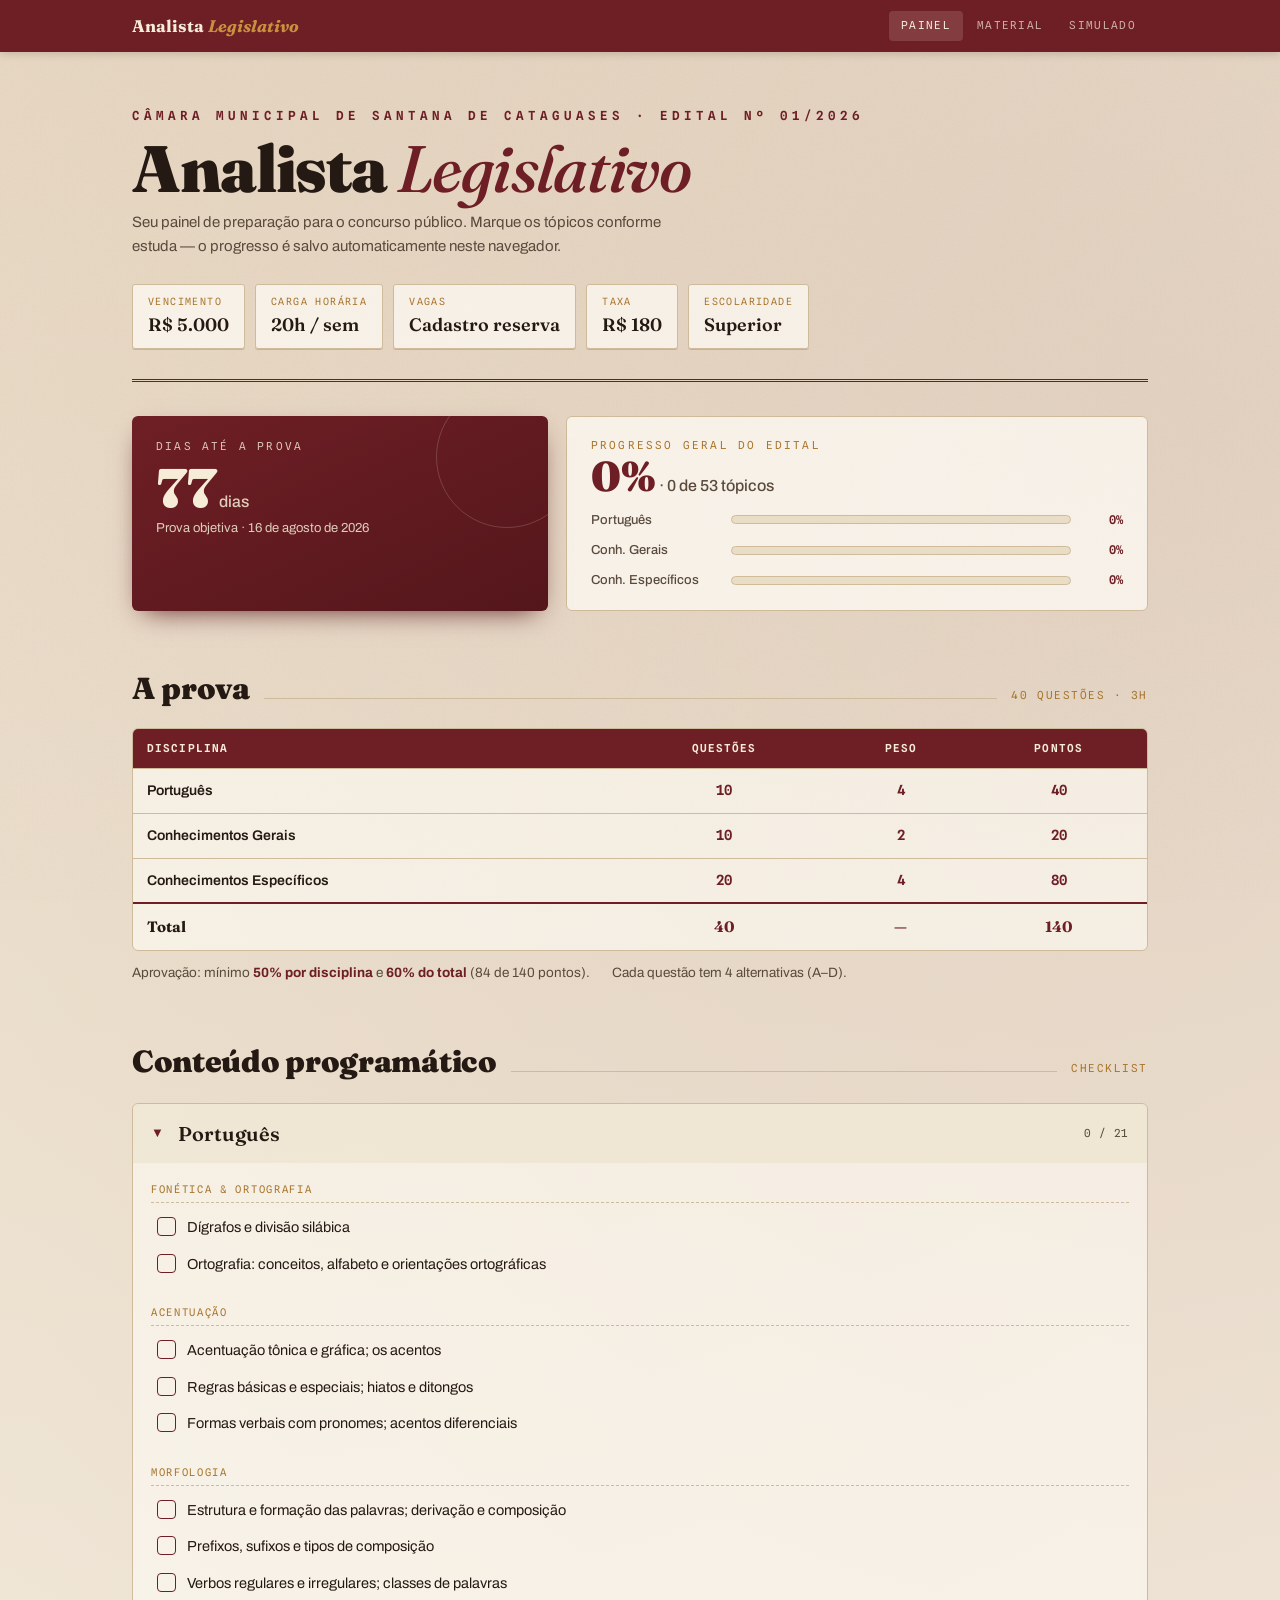
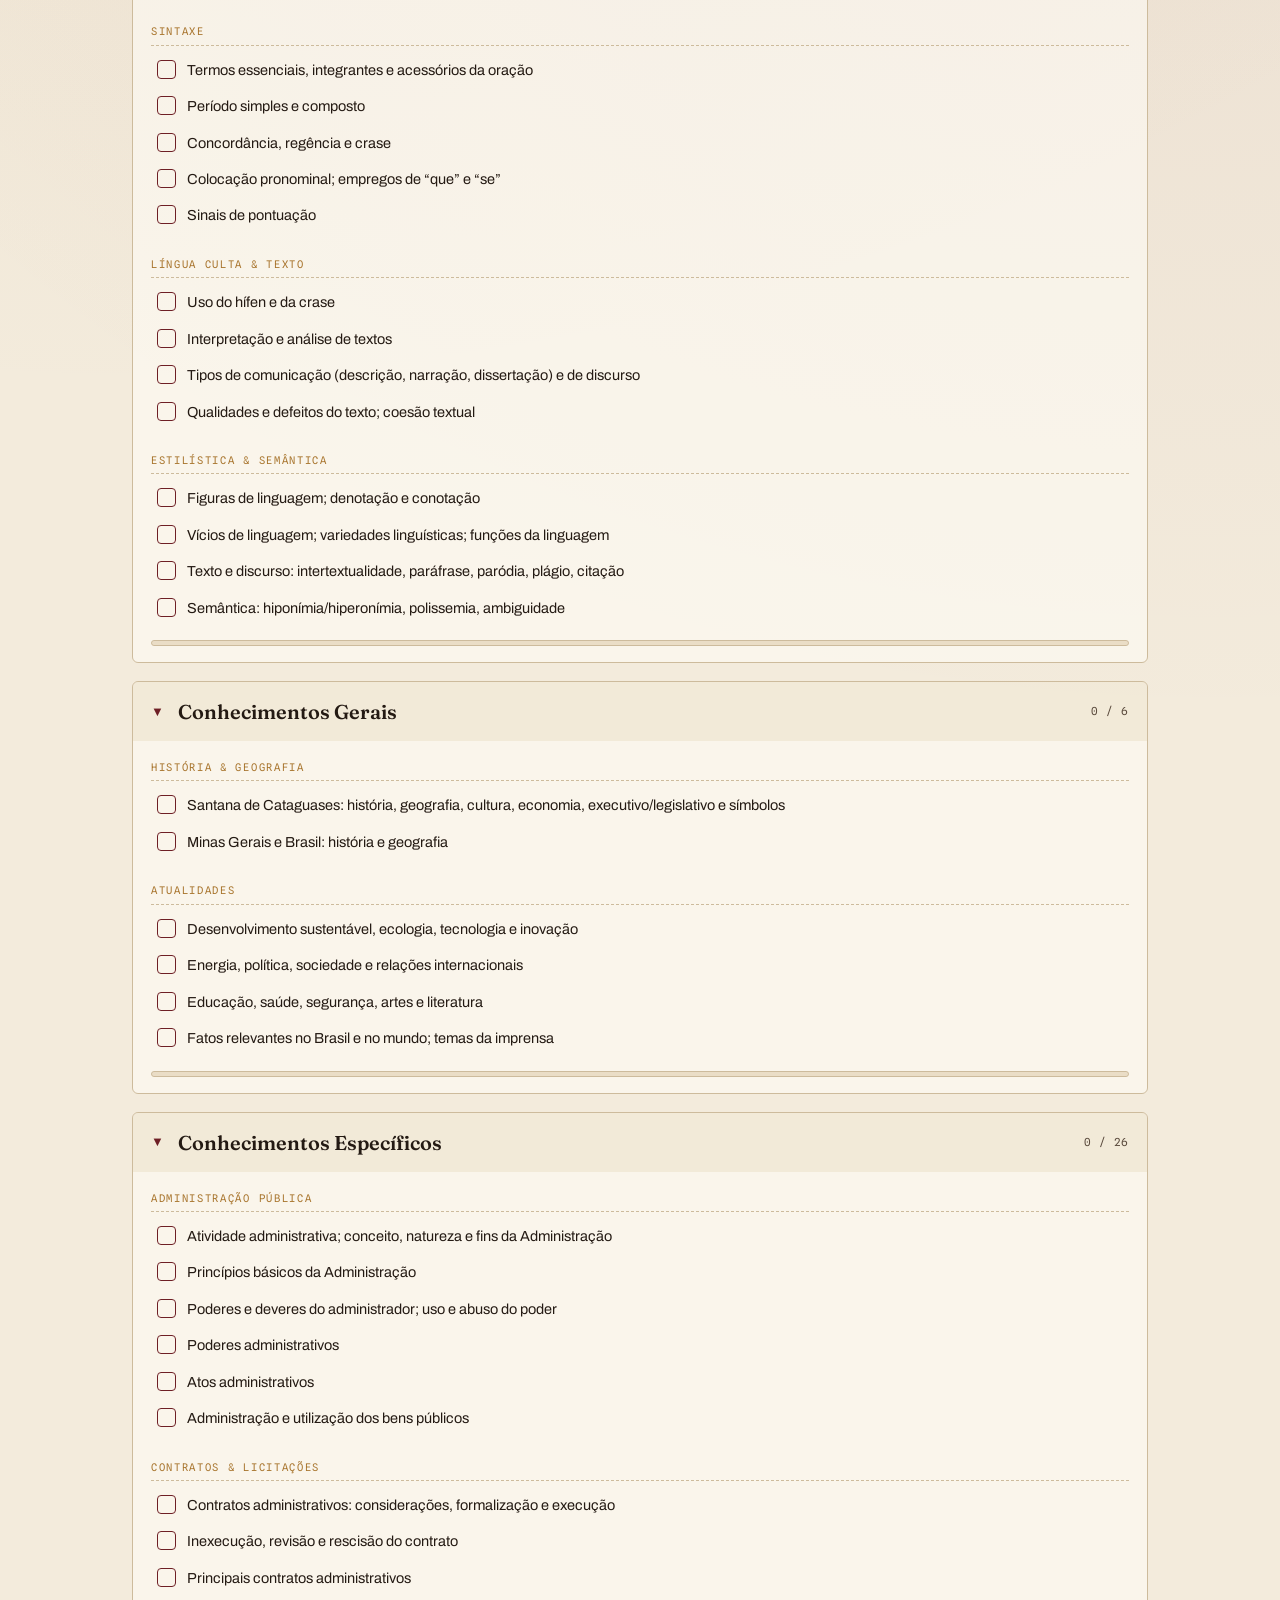
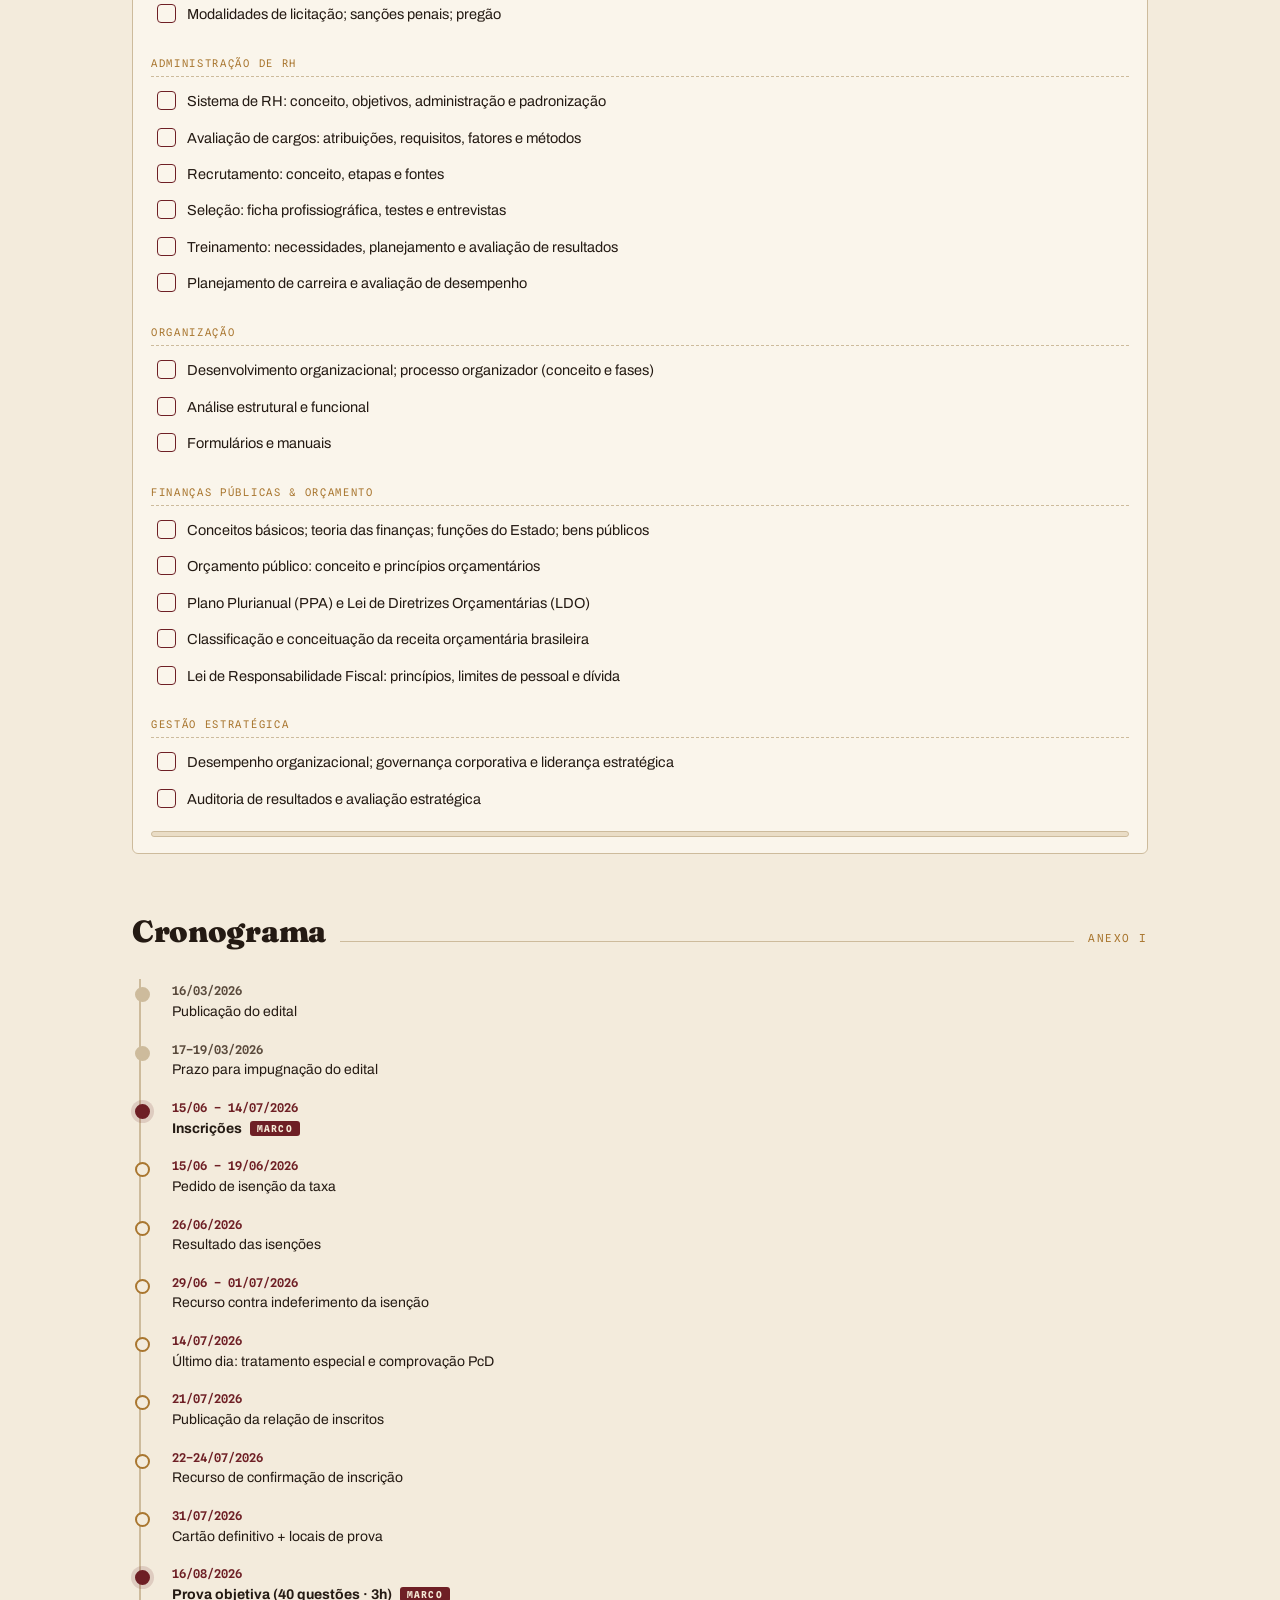
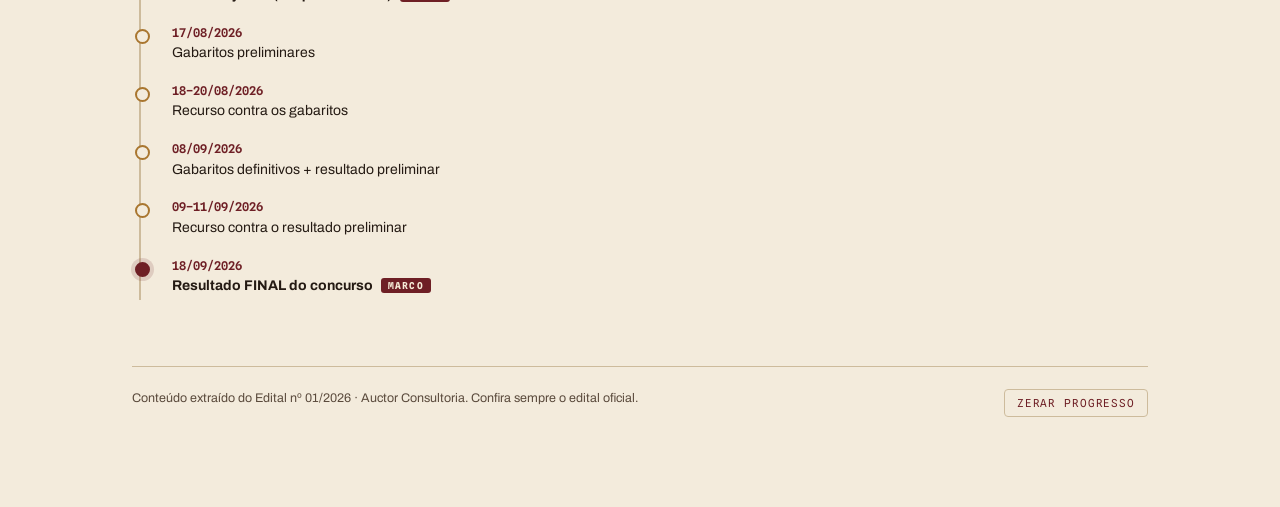
<file: index.html>
<!DOCTYPE html>
<html lang="pt-BR">
<head>
<meta charset="UTF-8">
<meta name="viewport" content="width=device-width, initial-scale=1.0">
<title>Dossiê de Estudos — Analista Legislativo</title>
<link rel="preconnect" href="https://fonts.googleapis.com">
<link rel="preconnect" href="https://fonts.gstatic.com" crossorigin>
<link href="https://fonts.googleapis.com/css2?family=Fraunces:ital,opsz,wght@0,9..144,400;0,9..144,600;0,9..144,900;1,9..144,500&family=Archivo:wght@400;500;600;700&family=Spline+Sans+Mono:wght@400;600&display=swap" rel="stylesheet">
<style>
  :root{
    --paper:#f3ebdc;
    --paper-2:#eaddc6;
    --ink:#241a13;
    --ink-soft:#5a4a3c;
    --oxblood:#6e1f25;
    --oxblood-deep:#54161b;
    --gold:#a9762f;
    --gold-bright:#c9913f;
    --line:#cdbb9c;
    --green:#3f6b3a;
    --shadow:rgba(54,30,14,.18);
  }
  *{box-sizing:border-box;margin:0;padding:0}
  html{scroll-behavior:smooth}
  body{
    font-family:'Archivo',sans-serif;
    background:
      radial-gradient(circle at 12% -5%, rgba(169,118,47,.14), transparent 40%),
      radial-gradient(circle at 95% 8%, rgba(110,31,37,.10), transparent 38%),
      var(--paper);
    color:var(--ink);
    line-height:1.55;
    -webkit-font-smoothing:antialiased;
    min-height:100vh;
  }
  body::before{
    content:"";position:fixed;inset:0;pointer-events:none;z-index:0;opacity:.5;
    background-image:url("data:image/svg+xml,%3Csvg xmlns='http://www.w3.org/2000/svg' width='160' height='160'%3E%3Cfilter id='n'%3E%3CfeTurbulence type='fractalNoise' baseFrequency='0.9' numOctaves='2'/%3E%3C/filter%3E%3Crect width='100%25' height='100%25' filter='url(%23n)' opacity='0.04'/%3E%3C/svg%3E");
  }
  .wrap{position:relative;z-index:1;max-width:1060px;margin:0 auto;padding:0 22px 90px}

  /* ---------- HEADER ---------- */
  header{padding:54px 0 30px;border-bottom:3px double var(--oxblood)}
  .kicker{
    font-family:'Spline Sans Mono',monospace;font-size:12.5px;letter-spacing:.32em;
    text-transform:uppercase;color:var(--oxblood);font-weight:600;
  }
  h1{
    font-family:'Fraunces',serif;font-weight:900;font-size:clamp(2.5rem,6vw,4.1rem);
    line-height:.98;letter-spacing:-.02em;margin:.18em 0 .15em;color:var(--ink);
  }
  h1 em{font-style:italic;color:var(--oxblood);font-weight:500}
  .sub{font-size:15px;color:var(--ink-soft);max-width:60ch}
  .facts{display:flex;flex-wrap:wrap;gap:10px;margin-top:26px}
  .fact{
    background:rgba(255,253,247,.7);border:1px solid var(--line);border-radius:3px;
    padding:9px 15px;display:flex;flex-direction:column;gap:2px;box-shadow:0 1px 0 var(--shadow);
  }
  .fact .lbl{font-family:'Spline Sans Mono',monospace;font-size:10px;letter-spacing:.14em;text-transform:uppercase;color:var(--gold)}
  .fact .val{font-family:'Fraunces',serif;font-size:18px;font-weight:600;color:var(--ink)}

  /* ---------- COUNTDOWN + PROGRESS BAND ---------- */
  .band{
    display:grid;grid-template-columns:1fr 1.4fr;gap:18px;margin-top:34px;
  }
  @media(max-width:720px){.band{grid-template-columns:1fr}}
  .panel{
    background:linear-gradient(155deg,var(--oxblood),var(--oxblood-deep));
    color:#f6ecd8;border-radius:6px;padding:22px 24px;position:relative;overflow:hidden;
    box-shadow:0 10px 26px -12px var(--oxblood-deep);
  }
  .panel::after{content:"";position:absolute;right:-30px;top:-30px;width:140px;height:140px;
    border:1px solid rgba(246,236,216,.18);border-radius:50%}
  .panel .ttl{font-family:'Spline Sans Mono',monospace;font-size:11px;letter-spacing:.2em;text-transform:uppercase;opacity:.8}
  .count{font-family:'Fraunces',serif;font-weight:900;font-size:3.4rem;line-height:1;margin:6px 0 2px}
  .count small{font-size:1rem;font-weight:500;opacity:.85;font-family:'Archivo'}
  .panel .date{font-size:13px;opacity:.85}

  .progress-panel{background:rgba(255,253,247,.72);border:1px solid var(--line);border-radius:6px;padding:20px 24px}
  .progress-panel .ttl{font-family:'Spline Sans Mono',monospace;font-size:11px;letter-spacing:.2em;text-transform:uppercase;color:var(--gold)}
  .pct{font-family:'Fraunces',serif;font-weight:900;font-size:2.6rem;color:var(--oxblood);line-height:1;margin:2px 0 12px}
  .pct small{font-size:1rem;color:var(--ink-soft);font-family:'Archivo';font-weight:500}
  .bars{display:flex;flex-direction:column;gap:10px}
  .barrow{display:grid;grid-template-columns:130px 1fr 42px;align-items:center;gap:10px;font-size:13px}
  .barrow .nm{color:var(--ink-soft);font-weight:500}
  .track{height:9px;background:var(--paper-2);border-radius:20px;overflow:hidden;border:1px solid var(--line)}
  .fill{height:100%;width:0;background:linear-gradient(90deg,var(--gold),var(--gold-bright));border-radius:20px;transition:width .5s cubic-bezier(.4,0,.2,1)}
  .barrow .n{font-family:'Spline Sans Mono',monospace;font-size:12px;color:var(--oxblood);text-align:right;font-weight:600}

  /* ---------- SECTION TITLES ---------- */
  .sec-head{display:flex;align-items:baseline;gap:14px;margin:54px 0 8px}
  .sec-head h2{font-family:'Fraunces',serif;font-size:1.9rem;font-weight:900;letter-spacing:-.01em}
  .sec-head .rule{flex:1;height:1px;background:var(--line)}
  .sec-head .badge{font-family:'Spline Sans Mono',monospace;font-size:11px;letter-spacing:.14em;color:var(--gold);text-transform:uppercase}

  /* ---------- PROVA TABLE ---------- */
  .prova{margin-top:16px;border:1px solid var(--line);border-radius:6px;overflow:hidden;background:rgba(255,253,247,.6)}
  table{width:100%;border-collapse:collapse;font-size:14px}
  thead th{
    background:var(--oxblood);color:#f6ecd8;font-family:'Spline Sans Mono',monospace;
    font-size:11px;letter-spacing:.1em;text-transform:uppercase;font-weight:600;padding:11px 14px;text-align:left}
  thead th.num{text-align:center}
  tbody td{padding:11px 14px;border-top:1px solid var(--line)}
  tbody td.num{text-align:center;font-family:'Spline Sans Mono',monospace;font-weight:600;color:var(--oxblood)}
  tbody tr td:first-child{font-weight:600}
  tfoot td{padding:11px 14px;border-top:2px solid var(--oxblood);font-family:'Fraunces',serif;font-weight:700;font-size:15px}
  tfoot td.num{text-align:center;color:var(--oxblood)}
  .rules{margin-top:12px;font-size:13.5px;color:var(--ink-soft);display:flex;flex-wrap:wrap;gap:8px 22px}
  .rules b{color:var(--oxblood);font-weight:700}

  /* ---------- CHECKLIST ---------- */
  .disc{margin-top:18px;border:1px solid var(--line);border-radius:6px;overflow:hidden;background:rgba(255,253,247,.55)}
  .disc-head{
    display:flex;align-items:center;gap:14px;padding:14px 18px;cursor:pointer;user-select:none;
    background:rgba(234,221,198,.5);transition:background .2s}
  .disc-head:hover{background:rgba(234,221,198,.9)}
  .disc-head .chev{transition:transform .25s;color:var(--oxblood);font-size:13px}
  .disc.collapsed .chev{transform:rotate(-90deg)}
  .disc-head h3{font-family:'Fraunces',serif;font-size:1.25rem;font-weight:600;flex:1}
  .disc-head .mini{font-family:'Spline Sans Mono',monospace;font-size:11px;color:var(--ink-soft);letter-spacing:.05em}
  .disc-body{max-height:4000px;overflow:hidden;transition:max-height .35s ease}
  .disc.collapsed .disc-body{max-height:0}
  .group{padding:8px 18px 4px}
  .group .gname{
    font-family:'Spline Sans Mono',monospace;font-size:10.5px;letter-spacing:.16em;text-transform:uppercase;
    color:var(--gold);margin:10px 0 6px;border-bottom:1px dashed var(--line);padding-bottom:5px}
  .item{display:flex;align-items:flex-start;gap:11px;padding:7px 6px;border-radius:4px;cursor:pointer;transition:background .15s}
  .item:hover{background:rgba(169,118,47,.08)}
  .box{
    flex:none;width:19px;height:19px;border:1.8px solid var(--oxblood);border-radius:4px;margin-top:1px;
    display:flex;align-items:center;justify-content:center;transition:all .18s;background:transparent}
  .box svg{width:12px;height:12px;opacity:0;transform:scale(.5);transition:all .18s;stroke:#fff;stroke-width:3.4;fill:none}
  .item.done .box{background:var(--green);border-color:var(--green)}
  .item.done .box svg{opacity:1;transform:scale(1)}
  .item .txt{font-size:14.5px;color:var(--ink);transition:color .18s}
  .item.done .txt{color:var(--ink-soft);text-decoration:line-through;text-decoration-color:var(--gold)}
  .disc-foot{padding:10px 18px 16px}
  .dtrack{height:6px;background:var(--paper-2);border-radius:20px;overflow:hidden;border:1px solid var(--line)}
  .dfill{height:100%;width:0;background:linear-gradient(90deg,var(--green),#5a8a52);border-radius:20px;transition:width .4s}

  /* ---------- CRONOGRAMA ---------- */
  .timeline{margin-top:18px;position:relative;padding-left:26px}
  .timeline::before{content:"";position:absolute;left:7px;top:6px;bottom:6px;width:2px;background:var(--line)}
  .tl{position:relative;padding:9px 0 9px 14px}
  .tl::before{content:"";position:absolute;left:-23px;top:14px;width:11px;height:11px;border-radius:50%;
    background:var(--paper);border:2.5px solid var(--gold)}
  .tl.key::before{background:var(--oxblood);border-color:var(--oxblood);box-shadow:0 0 0 4px rgba(110,31,37,.15)}
  .tl.past::before{background:var(--line);border-color:var(--line)}
  .tl .dt{font-family:'Spline Sans Mono',monospace;font-size:12px;color:var(--oxblood);font-weight:600}
  .tl.past .dt{color:var(--ink-soft)}
  .tl .ev{font-size:14px;color:var(--ink)}
  .tl.key .ev{font-weight:700}
  .tl .tag{font-family:'Spline Sans Mono',monospace;font-size:9.5px;letter-spacing:.12em;text-transform:uppercase;
    background:var(--oxblood);color:#f6ecd8;padding:2px 7px;border-radius:3px;margin-left:8px;vertical-align:middle}

  footer{margin-top:60px;padding-top:22px;border-top:1px solid var(--line);font-size:12.5px;color:var(--ink-soft);
    display:flex;flex-wrap:wrap;justify-content:space-between;gap:10px}
  footer .reset{font-family:'Spline Sans Mono',monospace;font-size:11px;letter-spacing:.08em;color:var(--oxblood);
    background:none;border:1px solid var(--line);border-radius:4px;padding:6px 12px;cursor:pointer;text-transform:uppercase;transition:all .2s}
  footer .reset:hover{background:var(--oxblood);color:#f6ecd8;border-color:var(--oxblood)}

  .anim{opacity:0;transform:translateY(14px);animation:rise .7s cubic-bezier(.2,.7,.3,1) forwards}
  @keyframes rise{to{opacity:1;transform:none}}

  /* NAV */
  .sitenav{background:var(--oxblood);position:sticky;top:0;z-index:100;box-shadow:0 2px 8px var(--shadow)}
  .nav-inner{max-width:1060px;margin:0 auto;padding:0 22px;display:flex;align-items:center;justify-content:space-between;height:52px}
  .nav-brand{font-family:'Fraunces',serif;font-weight:700;font-size:1.05rem;color:#f6ecd8;text-decoration:none}
  .nav-brand em{color:var(--gold-bright);font-style:italic}
  .nav-links{display:flex;gap:2px}
  .nav-links a{font-family:'Spline Sans Mono',monospace;font-size:11px;letter-spacing:.12em;text-transform:uppercase;color:rgba(246,236,216,.7);text-decoration:none;padding:6px 12px;border-radius:4px;transition:all .18s}
  .nav-links a:hover,.nav-links a.active{background:rgba(246,236,216,.15);color:#f6ecd8}
</style>
</head>
<body>

<nav class="sitenav">
  <div class="nav-inner">
    <a href="index.html" class="nav-brand">Analista <em>Legislativo</em></a>
    <div class="nav-links">
      <a href="index.html" class="active">Painel</a>
      <a href="material.html">Material</a>
      <a href="simulado.html">Simulado</a>
    </div>
  </div>
</nav>

<div class="wrap">

  <header class="anim">
    <div class="kicker">Câmara Municipal de Santana de Cataguases · Edital nº 01/2026</div>
    <h1>Analista <em>Legislativo</em></h1>
    <p class="sub">Seu painel de preparação para o concurso público. Marque os tópicos conforme estuda — o progresso é salvo automaticamente neste navegador.</p>
    <div class="facts">
      <div class="fact"><span class="lbl">Vencimento</span><span class="val">R$ 5.000</span></div>
      <div class="fact"><span class="lbl">Carga horária</span><span class="val">20h / sem</span></div>
      <div class="fact"><span class="lbl">Vagas</span><span class="val">Cadastro reserva</span></div>
      <div class="fact"><span class="lbl">Taxa</span><span class="val">R$ 180</span></div>
      <div class="fact"><span class="lbl">Escolaridade</span><span class="val">Superior</span></div>
    </div>
  </header>

  <div class="band anim" style="animation-delay:.08s">
    <div class="panel">
      <div class="ttl">Dias até a prova</div>
      <div class="count" id="countNum">—<small> dias</small></div>
      <div class="date">Prova objetiva · 16 de agosto de 2026</div>
    </div>
    <div class="progress-panel">
      <div class="ttl">Progresso geral do edital</div>
      <div class="pct"><span id="pctNum">0</span>%<small id="pctCount"> · 0 de 0 tópicos</small></div>
      <div class="bars" id="discBars"></div>
    </div>
  </div>

  <!-- PROVA -->
  <div class="sec-head anim" style="animation-delay:.12s">
    <h2>A prova</h2><div class="rule"></div><div class="badge">40 questões · 3h</div>
  </div>
  <div class="prova anim" style="animation-delay:.12s">
    <table>
      <thead><tr><th>Disciplina</th><th class="num">Questões</th><th class="num">Peso</th><th class="num">Pontos</th></tr></thead>
      <tbody>
        <tr><td>Português</td><td class="num">10</td><td class="num">4</td><td class="num">40</td></tr>
        <tr><td>Conhecimentos Gerais</td><td class="num">10</td><td class="num">2</td><td class="num">20</td></tr>
        <tr><td>Conhecimentos Específicos</td><td class="num">20</td><td class="num">4</td><td class="num">80</td></tr>
      </tbody>
      <tfoot><tr><td>Total</td><td class="num">40</td><td class="num">—</td><td class="num">140</td></tr></tfoot>
    </table>
  </div>
  <div class="rules">
    <span>Aprovação: mínimo <b>50% por disciplina</b> e <b>60% do total</b> (84 de 140 pontos).</span>
    <span>Cada questão tem 4 alternativas (A–D).</span>
  </div>

  <!-- CONTEÚDO -->
  <div class="sec-head anim" style="animation-delay:.16s">
    <h2>Conteúdo programático</h2><div class="rule"></div><div class="badge">Checklist</div>
  </div>
  <div id="content"></div>

  <!-- CRONOGRAMA -->
  <div class="sec-head anim" style="animation-delay:.2s">
    <h2>Cronograma</h2><div class="rule"></div><div class="badge">Anexo I</div>
  </div>
  <div class="timeline" id="timeline"></div>

  <footer>
    <span>Conteúdo extraído do Edital nº 01/2026 · Auctor Consultoria. Confira sempre o edital oficial.</span>
    <button class="reset" id="resetBtn">Zerar progresso</button>
  </footer>
</div>

<script>
/* ---------------- DATA ---------------- */
const DISCIPLINES = [
  { id:"port", name:"Português", abbr:"Português", groups:[
    { g:"Fonética & Ortografia", items:[
      "Dígrafos e divisão silábica",
      "Ortografia: conceitos, alfabeto e orientações ortográficas",
    ]},
    { g:"Acentuação", items:[
      "Acentuação tônica e gráfica; os acentos",
      "Regras básicas e especiais; hiatos e ditongos",
      "Formas verbais com pronomes; acentos diferenciais",
    ]},
    { g:"Morfologia", items:[
      "Estrutura e formação das palavras; derivação e composição",
      "Prefixos, sufixos e tipos de composição",
      "Verbos regulares e irregulares; classes de palavras",
    ]},
    { g:"Sintaxe", items:[
      "Termos essenciais, integrantes e acessórios da oração",
      "Período simples e composto",
      "Concordância, regência e crase",
      "Colocação pronominal; empregos de \u201cque\u201d e \u201cse\u201d",
      "Sinais de pontuação",
    ]},
    { g:"Língua culta & texto", items:[
      "Uso do hífen e da crase",
      "Interpretação e análise de textos",
      "Tipos de comunicação (descrição, narração, dissertação) e de discurso",
      "Qualidades e defeitos do texto; coesão textual",
    ]},
    { g:"Estilística & semântica", items:[
      "Figuras de linguagem; denotação e conotação",
      "Vícios de linguagem; variedades linguísticas; funções da linguagem",
      "Texto e discurso: intertextualidade, paráfrase, paródia, plágio, citação",
      "Semântica: hiponímia/hiperonímia, polissemia, ambiguidade",
    ]},
  ]},
  { id:"cg", name:"Conhecimentos Gerais", abbr:"Conh. Gerais", groups:[
    { g:"História & geografia", items:[
      "Santana de Cataguases: história, geografia, cultura, economia, executivo/legislativo e símbolos",
      "Minas Gerais e Brasil: história e geografia",
    ]},
    { g:"Atualidades", items:[
      "Desenvolvimento sustentável, ecologia, tecnologia e inovação",
      "Energia, política, sociedade e relações internacionais",
      "Educação, saúde, segurança, artes e literatura",
      "Fatos relevantes no Brasil e no mundo; temas da imprensa",
    ]},
  ]},
  { id:"ce", name:"Conhecimentos Específicos", abbr:"Conh. Específicos", groups:[
    { g:"Administração Pública", items:[
      "Atividade administrativa; conceito, natureza e fins da Administração",
      "Princípios básicos da Administração",
      "Poderes e deveres do administrador; uso e abuso do poder",
      "Poderes administrativos",
      "Atos administrativos",
      "Administração e utilização dos bens públicos",
    ]},
    { g:"Contratos & licitações", items:[
      "Contratos administrativos: considerações, formalização e execução",
      "Inexecução, revisão e rescisão do contrato",
      "Principais contratos administrativos",
      "Modalidades de licitação; sanções penais; pregão",
    ]},
    { g:"Administração de RH", items:[
      "Sistema de RH: conceito, objetivos, administração e padronização",
      "Avaliação de cargos: atribuições, requisitos, fatores e métodos",
      "Recrutamento: conceito, etapas e fontes",
      "Seleção: ficha profissiográfica, testes e entrevistas",
      "Treinamento: necessidades, planejamento e avaliação de resultados",
      "Planejamento de carreira e avaliação de desempenho",
    ]},
    { g:"Organização", items:[
      "Desenvolvimento organizacional; processo organizador (conceito e fases)",
      "Análise estrutural e funcional",
      "Formulários e manuais",
    ]},
    { g:"Finanças públicas & orçamento", items:[
      "Conceitos básicos; teoria das finanças; funções do Estado; bens públicos",
      "Orçamento público: conceito e princípios orçamentários",
      "Plano Plurianual (PPA) e Lei de Diretrizes Orçamentárias (LDO)",
      "Classificação e conceituação da receita orçamentária brasileira",
      "Lei de Responsabilidade Fiscal: princípios, limites de pessoal e dívida",
    ]},
    { g:"Gestão estratégica", items:[
      "Desempenho organizacional; governança corporativa e liderança estratégica",
      "Auditoria de resultados e avaliação estratégica",
    ]},
  ]},
];

const TIMELINE = [
  ["16/03/2026","Publicação do edital"],
  ["17–19/03/2026","Prazo para impugnação do edital"],
  ["15/06 – 14/07/2026","Inscrições", true],
  ["15/06 – 19/06/2026","Pedido de isenção da taxa"],
  ["26/06/2026","Resultado das isenções"],
  ["29/06 – 01/07/2026","Recurso contra indeferimento da isenção"],
  ["14/07/2026","Último dia: tratamento especial e comprovação PcD"],
  ["21/07/2026","Publicação da relação de inscritos"],
  ["22–24/07/2026","Recurso de confirmação de inscrição"],
  ["31/07/2026","Cartão definitivo + locais de prova"],
  ["16/08/2026","Prova objetiva (40 questões · 3h)", true],
  ["17/08/2026","Gabaritos preliminares"],
  ["18–20/08/2026","Recurso contra os gabaritos"],
  ["08/09/2026","Gabaritos definitivos + resultado preliminar"],
  ["09–11/09/2026","Recurso contra o resultado preliminar"],
  ["18/09/2026","Resultado FINAL do concurso", true],
];

/* keys for past-date detection (end date) */
const TL_DATES = ["2026-03-16","2026-03-19","2026-07-14","2026-06-19","2026-06-26","2026-07-01","2026-07-14","2026-07-21","2026-07-24","2026-07-31","2026-08-16","2026-08-17","2026-08-20","2026-09-08","2026-09-11","2026-09-18"];

const STORE_KEY = "analista_legislativo_progress";
let state = {};

/* ---------------- BUILD ---------------- */
function itemId(di, gi, ii){ return DISCIPLINES[di].id + "_" + gi + "_" + ii; }

function buildContent(){
  const root = document.getElementById("content");
  DISCIPLINES.forEach((d, di)=>{
    const disc = document.createElement("div");
    disc.className = "disc anim";
    disc.style.animationDelay = (0.16 + di*0.04) + "s";
    let total=0;
    let groupsHTML = "";
    d.groups.forEach((grp, gi)=>{
      let itemsHTML = "";
      grp.items.forEach((it, ii)=>{
        const id = itemId(di,gi,ii);
        total++;
        itemsHTML += `<div class="item" data-id="${id}">
          <span class="box"><svg viewBox="0 0 24 24"><polyline points="20 6 9 17 4 12"/></svg></span>
          <span class="txt">${it}</span></div>`;
      });
      groupsHTML += `<div class="group"><div class="gname">${grp.g}</div>${itemsHTML}</div>`;
    });
    disc.innerHTML = `
      <div class="disc-head">
        <span class="chev">▼</span>
        <h3>${d.name}</h3>
        <span class="mini" data-mini="${d.id}">0 / ${total}</span>
      </div>
      <div class="disc-body">
        ${groupsHTML}
        <div class="disc-foot"><div class="dtrack"><div class="dfill" data-dfill="${d.id}"></div></div></div>
      </div>`;
    root.appendChild(disc);
    d._total = total;

    disc.querySelector(".disc-head").addEventListener("click", ()=> disc.classList.toggle("collapsed"));
    disc.querySelectorAll(".item").forEach(el=>{
      el.addEventListener("click", ()=>{
        const id = el.dataset.id;
        state[id] = !state[id];
        el.classList.toggle("done", state[id]);
        save(); refresh();
      });
    });
  });
}

function buildBars(){
  const wrap = document.getElementById("discBars");
  DISCIPLINES.forEach(d=>{
    const row = document.createElement("div");
    row.className = "barrow";
    row.innerHTML = `<span class="nm">${d.abbr}</span>
      <span class="track"><span class="fill" data-fill="${d.id}"></span></span>
      <span class="n" data-n="${d.id}">0%</span>`;
    wrap.appendChild(row);
  });
}

function buildTimeline(){
  const tl = document.getElementById("timeline");
  const today = new Date("2026-05-31");
  TIMELINE.forEach((row, i)=>{
    const [dt, ev, key] = row;
    const end = new Date(TL_DATES[i]);
    const past = end < today;
    const div = document.createElement("div");
    div.className = "tl" + (key?" key":"") + (past?" past":"");
    div.innerHTML = `<div class="dt">${dt}</div>
      <div class="ev">${ev}${key?'<span class="tag">marco</span>':''}</div>`;
    tl.appendChild(div);
  });
}

/* ---------------- STATE / RENDER ---------------- */
function applyState(){
  document.querySelectorAll(".item").forEach(el=>{
    el.classList.toggle("done", !!state[el.dataset.id]);
  });
}

function countDone(d, di){
  let done=0;
  d.groups.forEach((grp, gi)=> grp.items.forEach((it, ii)=>{
    if(state[itemId(di,gi,ii)]) done++;
  }));
  return done;
}

function refresh(){
  let grandTotal=0, grandDone=0;
  DISCIPLINES.forEach((d, di)=>{
    const done = countDone(d, di);
    const pct = d._total? Math.round(done/d._total*100):0;
    grandTotal += d._total; grandDone += done;
    const fill = document.querySelector(`[data-fill="${d.id}"]`);
    if(fill) fill.style.width = pct + "%";
    const n = document.querySelector(`[data-n="${d.id}"]`);
    if(n) n.textContent = pct + "%";
    const mini = document.querySelector(`[data-mini="${d.id}"]`);
    if(mini) mini.textContent = done + " / " + d._total;
    const df = document.querySelector(`[data-dfill="${d.id}"]`);
    if(df) df.style.width = pct + "%";
  });
  const gp = grandTotal? Math.round(grandDone/grandTotal*100):0;
  document.getElementById("pctNum").textContent = gp;
  document.getElementById("pctCount").textContent = ` · ${grandDone} de ${grandTotal} tópicos`;
}

function countdown(){
  const exam = new Date("2026-08-16");
  const today = new Date("2026-05-31");
  const days = Math.max(0, Math.round((exam - today)/86400000));
  document.getElementById("countNum").innerHTML = days + '<small> dias</small>';
}

/* ---------------- PERSISTENCE ---------------- */
async function load(){
  try{
    const res = await window.storage.get(STORE_KEY);
    if(res && res.value){ state = JSON.parse(res.value); return; }
  }catch(e){}
  try{
    const saved = localStorage.getItem(STORE_KEY);
    if(saved) state = JSON.parse(saved);
  }catch(e){ state = {}; }
}
let saveTimer;
function save(){
  clearTimeout(saveTimer);
  saveTimer = setTimeout(async ()=>{
    try{ await window.storage.set(STORE_KEY, JSON.stringify(state)); return; }catch(e){}
    try{ localStorage.setItem(STORE_KEY, JSON.stringify(state)); }catch(e){}
  }, 150);
}

/* ---------------- INIT ---------------- */
(async function init(){
  buildContent();
  buildBars();
  buildTimeline();
  countdown();
  if(typeof window.storage !== "undefined"){ await load(); }
  applyState();
  refresh();

  document.getElementById("resetBtn").addEventListener("click", async ()=>{
    if(!confirm("Zerar todo o progresso de estudos?")) return;
    state = {};
    try{ await window.storage.delete(STORE_KEY); }catch(e){}
    try{ localStorage.removeItem(STORE_KEY); }catch(e){}
    applyState(); refresh();
  });
})();
</script>
</body>
</html>
</file>
